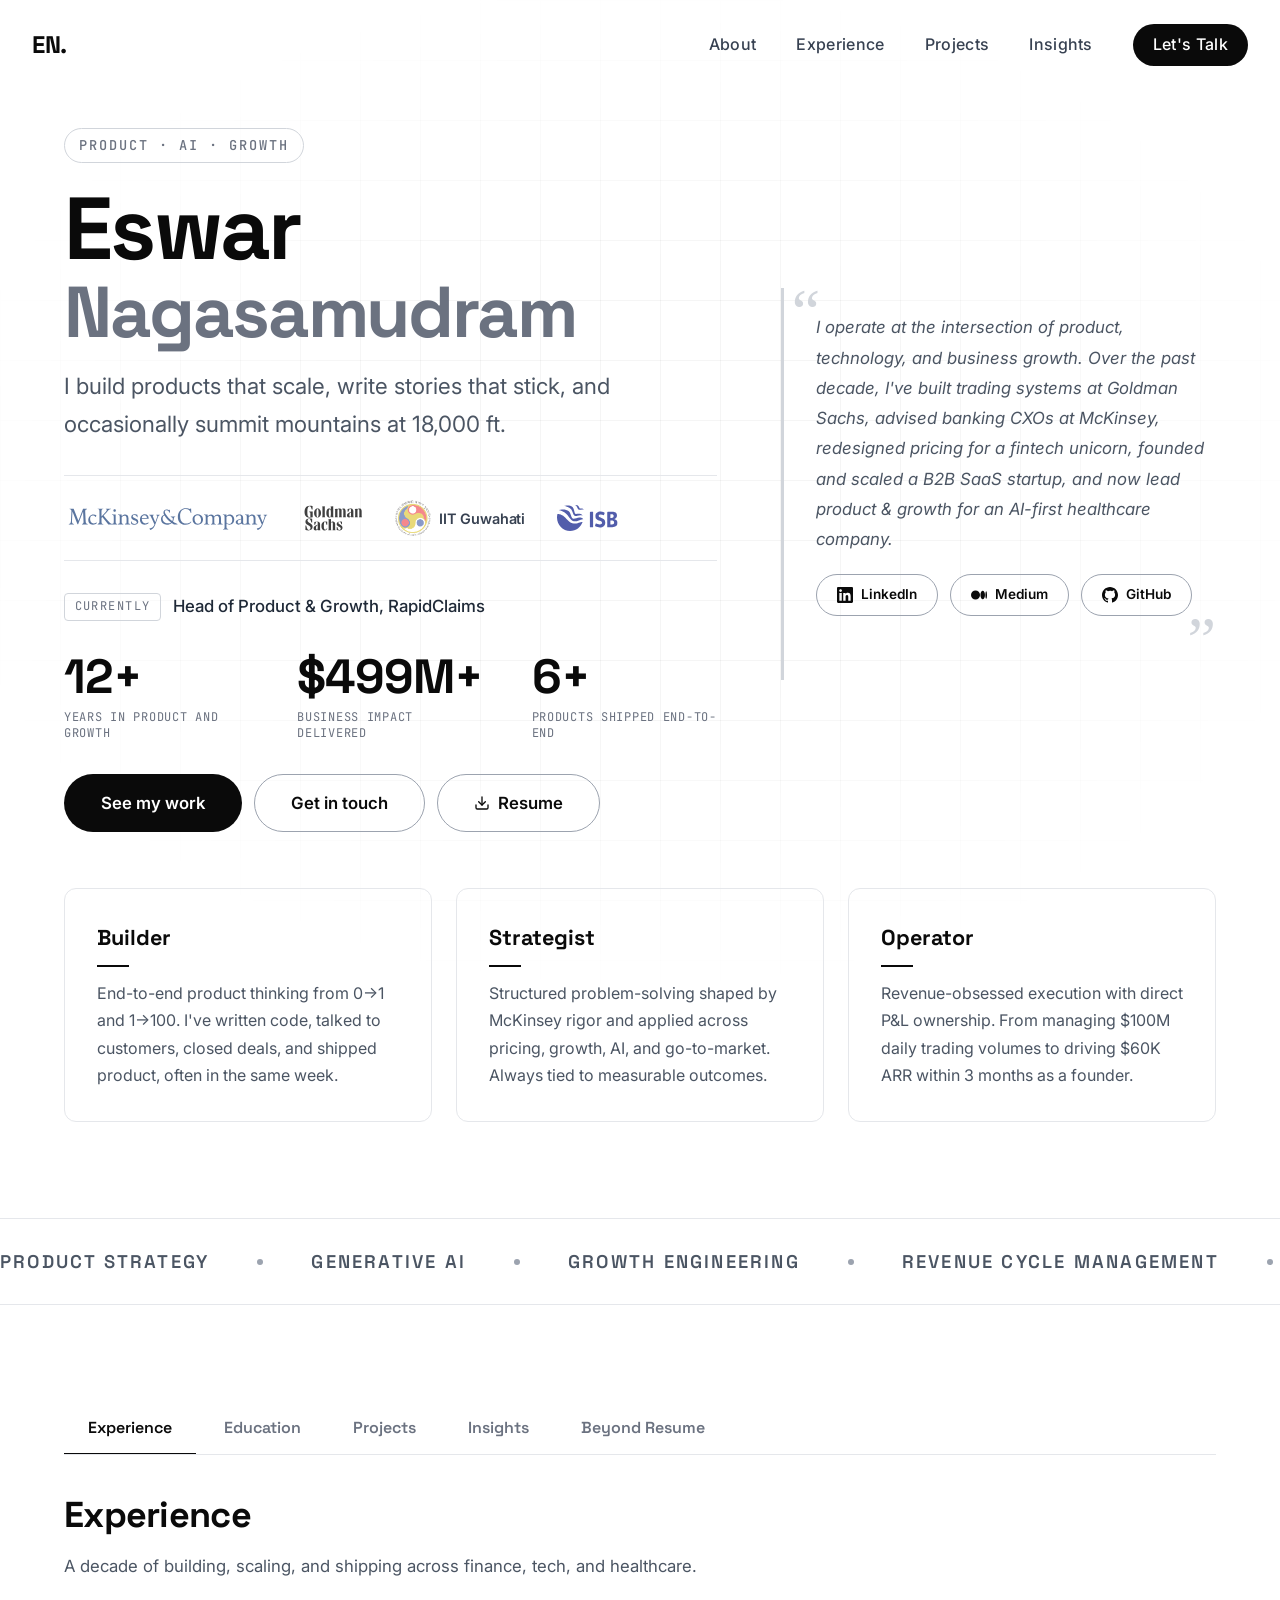
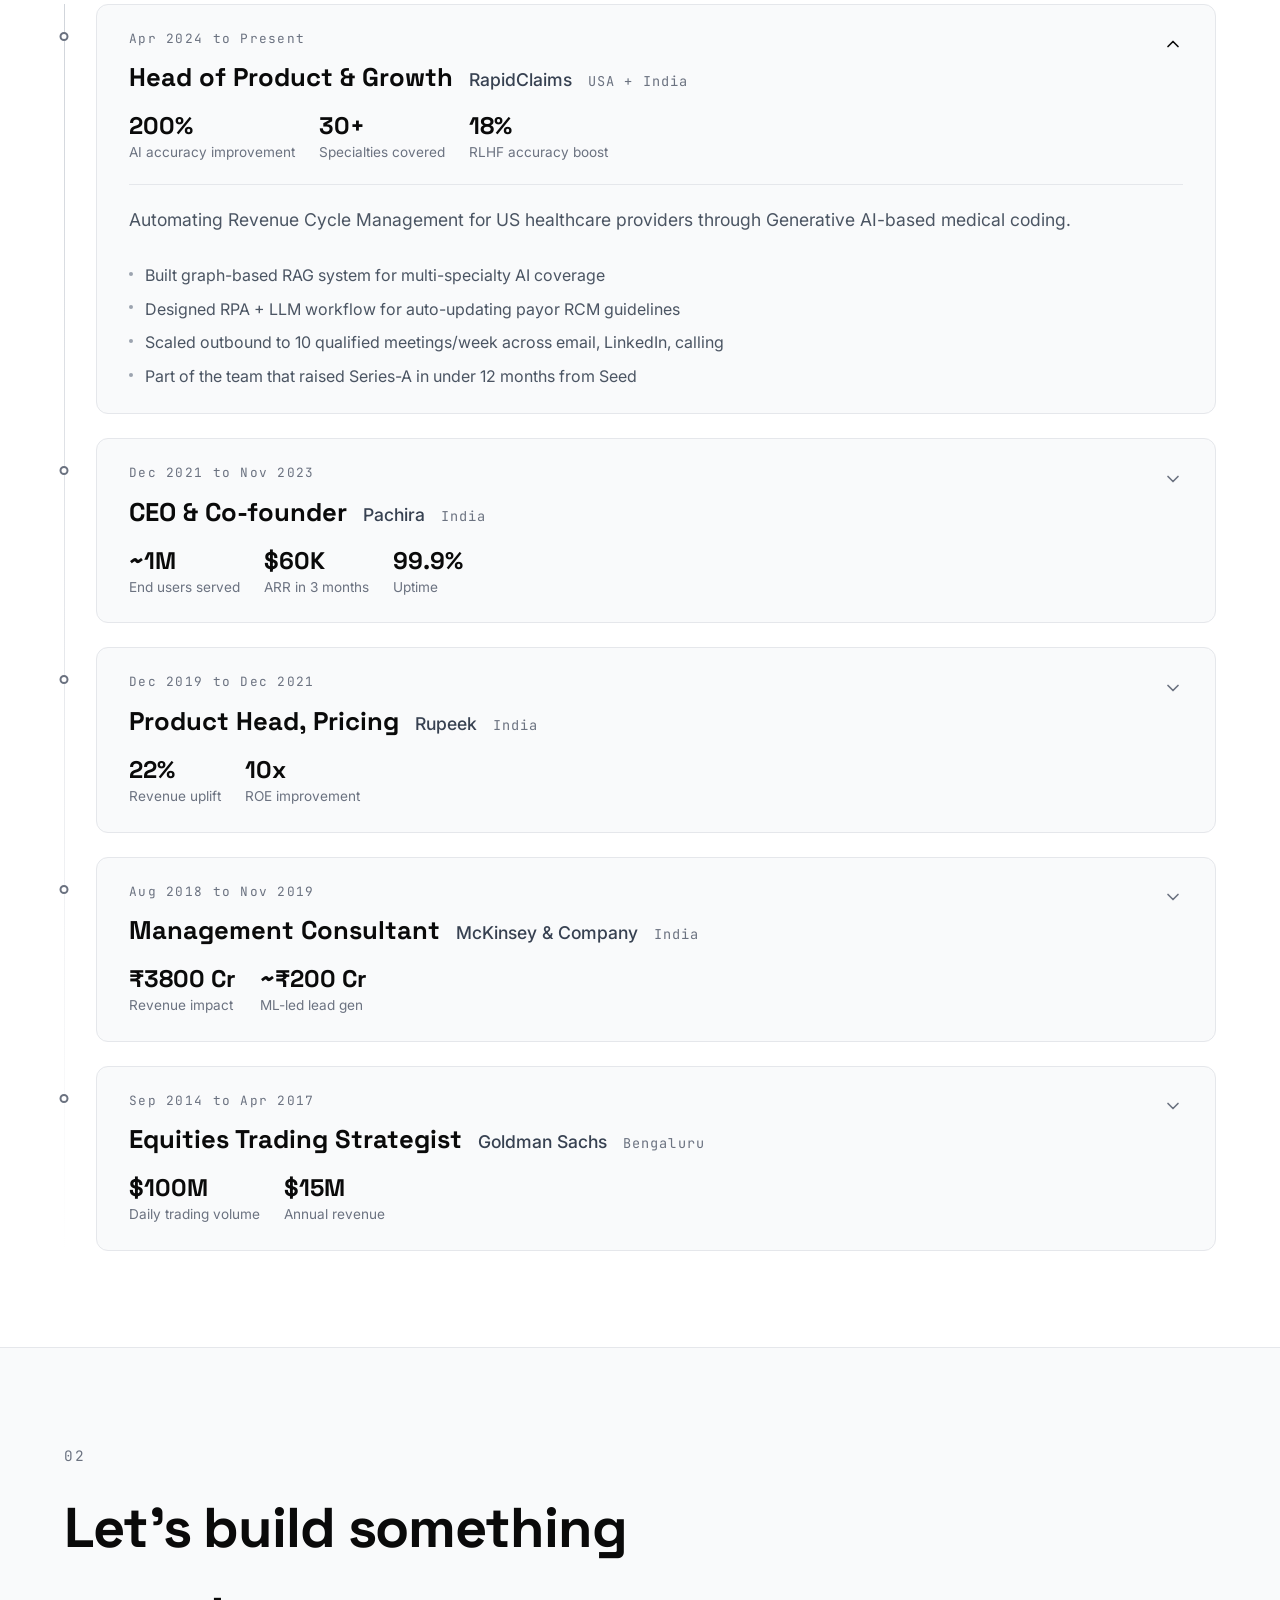
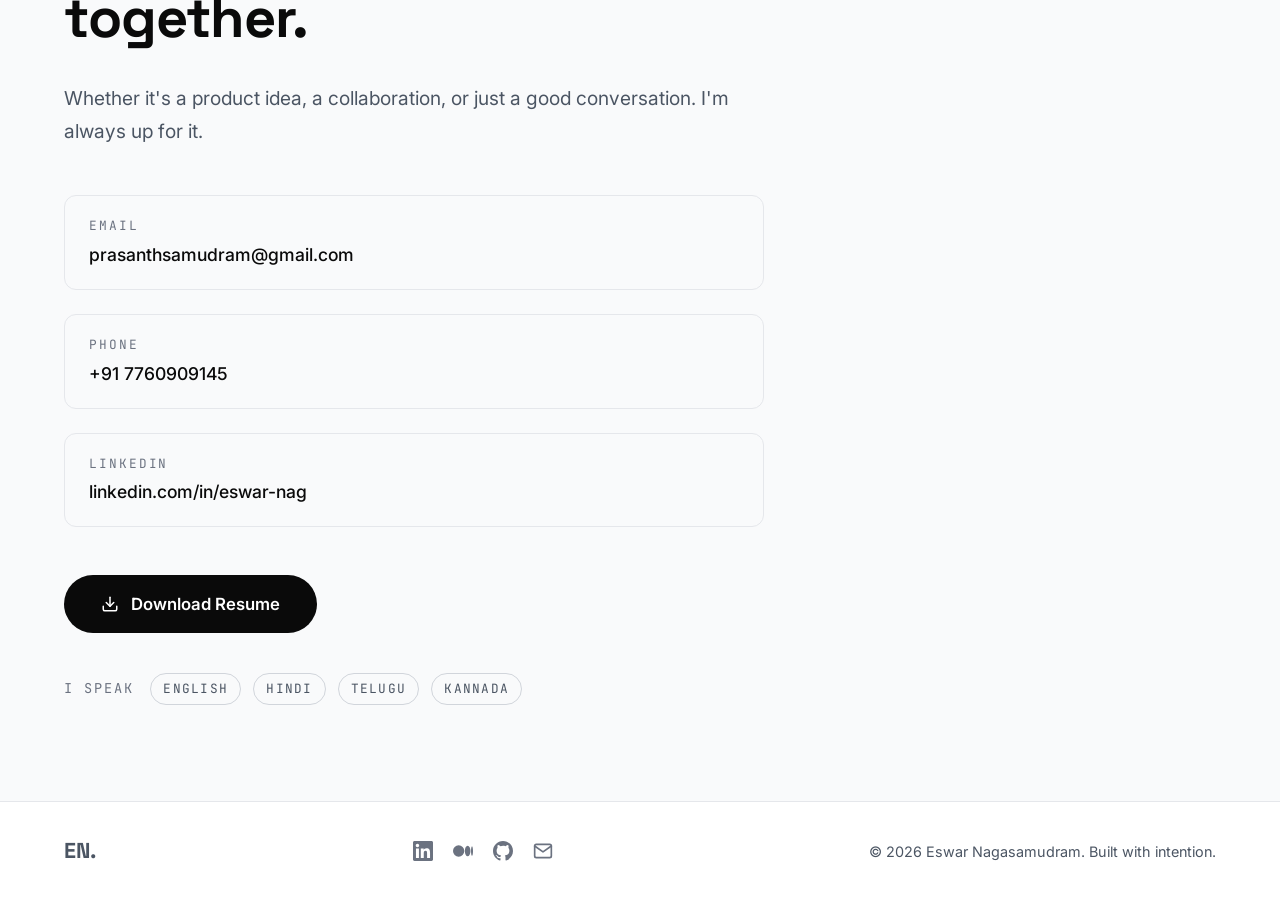
<file: index.html>
<!DOCTYPE html>
<html lang="en">
<head>
  <meta charset="UTF-8">
  <meta name="viewport" content="width=device-width, initial-scale=1.0">
  <title>Eswar Nagasamudram | Product, AI &amp; Growth</title>
  <meta name="description" content="Eswar Nagasamudram | Product & Growth Executive. Ex-McKinsey, Goldman Sachs. IIT CS & ISB MBA. Building AI-powered products in healthcare and fintech.">
  <meta property="og:title" content="Eswar Nagasamudram | Product, AI & Growth Executive">
  <meta property="og:description" content="Product & growth executive with experience at McKinsey, Goldman Sachs, and AI-first startups. IIT CS & ISB MBA alumnus.">
  <meta property="og:type" content="website">
  <meta property="og:url" content="https://eswar-got-ai.com">
  <meta name="twitter:card" content="summary">
  <meta name="twitter:title" content="Eswar Nagasamudram | Product, AI & Growth Executive">
  <meta name="twitter:description" content="Product & growth executive. Ex-McKinsey, Goldman Sachs. Building AI-powered products.">
  <link rel="icon" type="image/svg+xml" href="favicon.svg">
  <link rel="preconnect" href="https://fonts.googleapis.com">
  <link rel="preconnect" href="https://fonts.gstatic.com" crossorigin>
  <link href="https://fonts.googleapis.com/css2?family=Inter:wght@300;400;500;600;700;800;900&family=Space+Grotesk:wght@400;500;600;700&family=JetBrains+Mono:wght@400;500&display=swap" rel="stylesheet">
  <link rel="stylesheet" href="style.css?v=4">
</head>
<body>

  <!-- Cursor follower -->
  <div class="cursor-glow" id="cursorGlow"></div>

  <!-- Navigation -->
  <nav class="nav" id="nav">
    <a href="#hero" class="nav__logo">EN.</a>
    <div class="nav__links">
      <a href="#about" class="nav__link">About</a>
      <a href="#experience" class="nav__link" data-tab-target="experience">Experience</a>
      <a href="#experience" class="nav__link" data-tab-target="projects">Projects</a>
      <a href="#experience" class="nav__link" data-tab-target="writing">Insights</a>
      <a href="#contact" class="nav__link nav__link--cta">Let's Talk</a>
    </div>
    <button class="nav__toggle" id="navToggle" aria-label="Toggle menu">
      <span></span><span></span>
    </button>
  </nav>

  <!-- Mobile menu -->
  <div class="mobile-menu" id="mobileMenu">
    <a href="#about" class="mobile-menu__link">About</a>
    <a href="#experience" class="mobile-menu__link" data-tab-target="experience">Experience</a>
    <a href="#experience" class="mobile-menu__link" data-tab-target="projects">Projects</a>
    <a href="#experience" class="mobile-menu__link" data-tab-target="writing">Insights</a>
    <a href="#contact" class="mobile-menu__link">Let's Talk</a>
  </div>

  <!-- Hero -->
  <section class="hero" id="hero">
    <div class="hero__grid-bg"></div>
    <div class="container">
      <div class="hero__top">
        <div class="hero__content" id="about">
          <div class="hero__badge">Product &middot; AI &middot; Growth</div>
          <h1 class="hero__name">
            <span class="hero__name-line">Eswar</span>
            <span class="hero__name-line hero__name-line--outline">Nagasamudram</span>
          </h1>
          <p class="hero__tagline">
            I build products that scale, write stories that stick, and occasionally summit mountains at 18,000 ft.
          </p>

          <div class="hero__credentials">
            <div class="credential">
              <img src="assets/logos/mckinsey.svg" alt="McKinsey & Company" class="credential__logo credential__logo--wide">
            </div>
            <div class="credential">
              <img src="assets/logos/goldman-sachs.svg" alt="Goldman Sachs" class="credential__logo credential__logo--wide">
            </div>
            <div class="credential">
              <img src="assets/logos/iitg.png" alt="IIT Guwahati" class="credential__logo credential__logo--square">
              <span class="credential__name">IIT Guwahati</span>
            </div>
            <div class="credential">
              <img src="assets/logos/isb.svg" alt="ISB" class="credential__logo credential__logo--wide">
            </div>
          </div>

          <div class="hero__role">
            <span class="hero__role-label">Currently</span>
            <span class="hero__role-title">Head of Product &amp; Growth, RapidClaims</span>
          </div>

          <div class="hero__stats">
            <div class="stat">
              <span class="stat__number" data-target="12" data-suffix="+">0</span>
              <span class="stat__label">Years in Product and Growth</span>
            </div>
            <div class="stat">
              <span class="stat__number" data-prefix="$" data-target="500" data-suffix="M+">0</span>
              <span class="stat__label">Business Impact Delivered</span>
            </div>
            <div class="stat">
              <span class="stat__number" data-target="6" data-suffix="+">0</span>
              <span class="stat__label">Products Shipped End-to-End</span>
            </div>
          </div>

          <div class="hero__actions">
            <a href="#experience" class="btn btn--primary">See my work</a>
            <a href="#contact" class="btn btn--ghost">Get in touch</a>
            <a href="EswarNagasamudram_product.pdf" target="_blank" class="btn btn--ghost">
              <svg width="16" height="16" viewBox="0 0 24 24" fill="none" stroke="currentColor" stroke-width="2" stroke-linecap="round" stroke-linejoin="round"><path d="M21 15v4a2 2 0 0 1-2 2H5a2 2 0 0 1-2-2v-4"/><polyline points="7 10 12 15 17 10"/><line x1="12" y1="15" x2="12" y2="3"/></svg>
              Resume
            </a>
          </div>
        </div>

        <div class="hero__summary">
          <p>I operate at the intersection of product, technology, and business growth. Over the past decade, I've built trading systems at Goldman Sachs, advised banking CXOs at McKinsey, redesigned pricing for a fintech unicorn, founded and scaled a B2B SaaS startup, and now lead product & growth for an AI-first healthcare company.</p>
          <div class="hero__social">
            <a href="https://www.linkedin.com/in/eswar-nag/" target="_blank" rel="noopener" class="btn btn--ghost btn--sm">
              <svg width="16" height="16" viewBox="0 0 24 24" fill="currentColor"><path d="M20.447 20.452h-3.554v-5.569c0-1.328-.027-3.037-1.852-3.037-1.853 0-2.136 1.445-2.136 2.939v5.667H9.351V9h3.414v1.561h.046c.477-.9 1.637-1.85 3.37-1.85 3.601 0 4.267 2.37 4.267 5.455v6.286zM5.337 7.433c-1.144 0-2.063-.926-2.063-2.065 0-1.138.92-2.063 2.063-2.063 1.14 0 2.064.925 2.064 2.063 0 1.139-.925 2.065-2.064 2.065zm1.782 13.019H3.555V9h3.564v11.452zM22.225 0H1.771C.792 0 0 .774 0 1.729v20.542C0 23.227.792 24 1.771 24h20.451C23.2 24 24 23.227 24 22.271V1.729C24 .774 23.2 0 22.222 0h.003z"/></svg>
              LinkedIn
            </a>
            <a href="https://medium.com/@eswarprasanth" target="_blank" rel="noopener" class="btn btn--ghost btn--sm">
              <svg width="16" height="16" viewBox="0 0 24 24" fill="currentColor"><path d="M13.54 12a6.8 6.8 0 01-6.77 6.82A6.8 6.8 0 010 12a6.8 6.8 0 016.77-6.82A6.8 6.8 0 0113.54 12zM20.96 12c0 3.54-1.51 6.42-3.38 6.42-1.87 0-3.39-2.88-3.39-6.42s1.52-6.42 3.39-6.42 3.38 2.88 3.38 6.42M24 12c0 3.17-.53 5.75-1.19 5.75-.66 0-1.19-2.58-1.19-5.75s.53-5.75 1.19-5.75C23.47 6.25 24 8.83 24 12z"/></svg>
              Medium
            </a>
            <a href="https://github.com/eswar-prasanth" target="_blank" rel="noopener" class="btn btn--ghost btn--sm">
              <svg width="16" height="16" viewBox="0 0 24 24" fill="currentColor"><path d="M12 0C5.374 0 0 5.373 0 12c0 5.302 3.438 9.8 8.207 11.387.599.111.793-.261.793-.577v-2.234c-3.338.726-4.033-1.416-4.033-1.416-.546-1.387-1.333-1.756-1.333-1.756-1.089-.745.083-.729.083-.729 1.205.084 1.839 1.237 1.839 1.237 1.07 1.834 2.807 1.304 3.492.997.107-.775.418-1.305.762-1.604-2.665-.305-5.467-1.334-5.467-5.931 0-1.311.469-2.381 1.236-3.221-.124-.303-.535-1.524.117-3.176 0 0 1.008-.322 3.301 1.23A11.509 11.509 0 0112 5.803c1.02.005 2.047.138 3.006.404 2.291-1.552 3.297-1.23 3.297-1.23.653 1.653.242 2.874.118 3.176.77.84 1.235 1.911 1.235 3.221 0 4.609-2.807 5.624-5.479 5.921.43.372.823 1.102.823 2.222v3.293c0 .319.192.694.801.576C20.566 21.797 24 17.3 24 12c0-6.627-5.373-12-12-12z"/></svg>
              GitHub
            </a>
          </div>
        </div>
      </div>

      <div class="hero__pillars">
        <div class="pillar">
          <h3 class="pillar__title">Builder</h3>
          <p class="pillar__desc">End-to-end product thinking from 0→1 and 1→100. I've written code, talked to customers, closed deals, and shipped product, often in the same week.</p>
        </div>
        <div class="pillar">
          <h3 class="pillar__title">Strategist</h3>
          <p class="pillar__desc">Structured problem-solving shaped by McKinsey rigor and applied across pricing, growth, AI, and go-to-market. Always tied to measurable outcomes.</p>
        </div>
        <div class="pillar">
          <h3 class="pillar__title">Operator</h3>
          <p class="pillar__desc">Revenue-obsessed execution with direct P&L ownership. From managing $100M daily trading volumes to driving $60K ARR within 3 months as a founder.</p>
        </div>
      </div>
    </div>
  </section>

  <!-- About strip -->
  <section class="about-strip">
    <div class="marquee">
      <div class="marquee__inner">
        <span>Product Strategy</span><span class="marquee__dot"></span>
        <span>Generative AI</span><span class="marquee__dot"></span>
        <span>Growth Engineering</span><span class="marquee__dot"></span>
        <span>Revenue Cycle Management</span><span class="marquee__dot"></span>
        <span>Fintech</span><span class="marquee__dot"></span>
        <span>Blockchain</span><span class="marquee__dot"></span>
        <span>Pricing Analytics</span><span class="marquee__dot"></span>
        <span>Creative Writing</span><span class="marquee__dot"></span>
        <span>Paragliding</span><span class="marquee__dot"></span>
        <span>Product Strategy</span><span class="marquee__dot"></span>
        <span>Generative AI</span><span class="marquee__dot"></span>
        <span>Growth Engineering</span><span class="marquee__dot"></span>
        <span>Revenue Cycle Management</span><span class="marquee__dot"></span>
        <span>Fintech</span><span class="marquee__dot"></span>
        <span>Blockchain</span><span class="marquee__dot"></span>
        <span>Pricing Analytics</span><span class="marquee__dot"></span>
        <span>Creative Writing</span><span class="marquee__dot"></span>
        <span>Paragliding</span><span class="marquee__dot"></span>
      </div>
    </div>
  </section>

  <!-- Tabbed Content Section -->
  <section class="section tabbed-section" id="experience">
    <div class="container">
      <div class="tabs reveal">
        <div class="tabs__bar" role="tablist">
          <button class="tabs__btn tabs__btn--active" role="tab" aria-selected="true" data-tab="experience">Experience</button>
          <button class="tabs__btn" role="tab" aria-selected="false" data-tab="education">Education</button>
          <button class="tabs__btn" role="tab" aria-selected="false" data-tab="projects">Projects</button>
          <button class="tabs__btn" role="tab" aria-selected="false" data-tab="writing">Insights</button>
          <button class="tabs__btn" role="tab" aria-selected="false" data-tab="extras">Beyond Resume</button>
        </div>

        <!-- Tab: Experience -->
        <div class="tabs__panel tabs__panel--active" id="tab-experience" role="tabpanel">
          <div class="tabs__panel-header">
            <h2 class="section__title">Experience</h2>
            <p class="section__subtitle">A decade of building, scaling, and shipping across finance, tech, and healthcare.</p>
          </div>
          <div class="timeline">
            <div class="timeline__item timeline__item--expanded" data-expandable>
              <div class="timeline__marker"></div>
              <div class="timeline__card">
                <div class="timeline__card-header" role="button" tabindex="0" aria-expanded="true">
                  <div class="timeline__card-header-content">
                    <div class="timeline__date">Apr 2024 to Present</div>
                    <div class="timeline__header">
                      <h3 class="timeline__role">Head of Product &amp; Growth</h3>
                      <span class="timeline__company">RapidClaims</span>
                      <span class="timeline__location">USA + India</span>
                    </div>
                    <div class="timeline__highlights">
                      <div class="timeline__highlight">
                        <span class="timeline__highlight-metric">200%</span>
                        <span class="timeline__highlight-label">AI accuracy improvement</span>
                      </div>
                      <div class="timeline__highlight">
                        <span class="timeline__highlight-metric">30+</span>
                        <span class="timeline__highlight-label">Specialties covered</span>
                      </div>
                      <div class="timeline__highlight">
                        <span class="timeline__highlight-metric">18%</span>
                        <span class="timeline__highlight-label">RLHF accuracy boost</span>
                      </div>
                    </div>
                  </div>
                  <svg class="timeline__chevron" width="20" height="20" viewBox="0 0 24 24" fill="none" stroke="currentColor" stroke-width="2" stroke-linecap="round" stroke-linejoin="round"><polyline points="6 9 12 15 18 9"/></svg>
                </div>
                <div class="timeline__body">
                  <div class="timeline__body-inner">
                    <p class="timeline__desc">Automating Revenue Cycle Management for US healthcare providers through Generative AI-based medical coding.</p>
                    <ul class="timeline__details">
                      <li>Built graph-based RAG system for multi-specialty AI coverage</li>
                      <li>Designed RPA + LLM workflow for auto-updating payor RCM guidelines</li>
                      <li>Scaled outbound to 10 qualified meetings/week across email, LinkedIn, calling</li>
                      <li>Part of the team that raised Series-A in under 12 months from Seed</li>
                    </ul>
                  </div>
                </div>
              </div>
            </div>
            <div class="timeline__item" data-expandable>
              <div class="timeline__marker"></div>
              <div class="timeline__card">
                <div class="timeline__card-header" role="button" tabindex="0" aria-expanded="false">
                  <div class="timeline__card-header-content">
                    <div class="timeline__date">Dec 2021 to Nov 2023</div>
                    <div class="timeline__header">
                      <h3 class="timeline__role">CEO &amp; Co-founder</h3>
                      <span class="timeline__company">Pachira</span>
                      <span class="timeline__location">India</span>
                    </div>
                    <div class="timeline__highlights">
                      <div class="timeline__highlight">
                        <span class="timeline__highlight-metric">~1M</span>
                        <span class="timeline__highlight-label">End users served</span>
                      </div>
                      <div class="timeline__highlight">
                        <span class="timeline__highlight-metric">$60K</span>
                        <span class="timeline__highlight-label">ARR in 3 months</span>
                      </div>
                      <div class="timeline__highlight">
                        <span class="timeline__highlight-metric">99.9%</span>
                        <span class="timeline__highlight-label">Uptime</span>
                      </div>
                    </div>
                  </div>
                  <svg class="timeline__chevron" width="20" height="20" viewBox="0 0 24 24" fill="none" stroke="currentColor" stroke-width="2" stroke-linecap="round" stroke-linejoin="round"><polyline points="6 9 12 15 18 9"/></svg>
                </div>
                <div class="timeline__body">
                  <div class="timeline__body-inner">
                    <p class="timeline__desc">Low-code platform for growth teams of consumer tech companies to implement gamification and rewards in the user journey.</p>
                    <ul class="timeline__details">
                      <li>Built end-to-end: customer dashboard, landing page, integration suite</li>
                      <li>Automated sales outreach via gen-AI reaching ~400 touchpoints/week</li>
                      <li>Raised Pre-seed from Entrepreneur First (London-based early-stage VC)</li>
                    </ul>
                  </div>
                </div>
              </div>
            </div>
            <div class="timeline__item" data-expandable>
              <div class="timeline__marker"></div>
              <div class="timeline__card">
                <div class="timeline__card-header" role="button" tabindex="0" aria-expanded="false">
                  <div class="timeline__card-header-content">
                    <div class="timeline__date">Dec 2019 to Dec 2021</div>
                    <div class="timeline__header">
                      <h3 class="timeline__role">Product Head, Pricing</h3>
                      <span class="timeline__company">Rupeek</span>
                      <span class="timeline__location">India</span>
                    </div>
                    <div class="timeline__highlights">
                      <div class="timeline__highlight">
                        <span class="timeline__highlight-metric">22%</span>
                        <span class="timeline__highlight-label">Revenue uplift</span>
                      </div>
                      <div class="timeline__highlight">
                        <span class="timeline__highlight-metric">10x</span>
                        <span class="timeline__highlight-label">ROE improvement</span>
                      </div>
                    </div>
                  </div>
                  <svg class="timeline__chevron" width="20" height="20" viewBox="0 0 24 24" fill="none" stroke="currentColor" stroke-width="2" stroke-linecap="round" stroke-linejoin="round"><polyline points="6 9 12 15 18 9"/></svg>
                </div>
                <div class="timeline__body">
                  <div class="timeline__body-inner">
                    <p class="timeline__desc">Led design and development of dynamic pricing models for gold loans based on customer risk and behavioral analytics.</p>
                    <ul class="timeline__details">
                      <li>End-to-end pricing revamp: user research, segmentation, design, execution, launch</li>
                      <li>Identified 4 key customer segments through user interviews and advanced analytics</li>
                      <li>Designed a new gold credit line product with 30% GST reduction</li>
                    </ul>
                  </div>
                </div>
              </div>
            </div>
            <div class="timeline__item" data-expandable>
              <div class="timeline__marker"></div>
              <div class="timeline__card">
                <div class="timeline__card-header" role="button" tabindex="0" aria-expanded="false">
                  <div class="timeline__card-header-content">
                    <div class="timeline__date">Aug 2018 to Nov 2019</div>
                    <div class="timeline__header">
                      <h3 class="timeline__role">Management Consultant</h3>
                      <span class="timeline__company">McKinsey &amp; Company</span>
                      <span class="timeline__location">India</span>
                    </div>
                    <div class="timeline__highlights">
                      <div class="timeline__highlight">
                        <span class="timeline__highlight-metric">₹3800 Cr</span>
                        <span class="timeline__highlight-label">Revenue impact</span>
                      </div>
                      <div class="timeline__highlight">
                        <span class="timeline__highlight-metric">~₹200 Cr</span>
                        <span class="timeline__highlight-label">ML-led lead gen</span>
                      </div>
                    </div>
                  </div>
                  <svg class="timeline__chevron" width="20" height="20" viewBox="0 0 24 24" fill="none" stroke="currentColor" stroke-width="2" stroke-linecap="round" stroke-linejoin="round"><polyline points="6 9 12 15 18 9"/></svg>
                </div>
                <div class="timeline__body">
                  <div class="timeline__body-inner">
                    <p class="timeline__desc">Digital transformations, advanced analytics implementations, and strategic advisory across banking.</p>
                    <ul class="timeline__details">
                      <li>Redesigned forex product strategy for a leading public sector bank</li>
                      <li>Built first-of-its-kind ML model for value-chain based lead generation at McKinsey</li>
                      <li>Counselled MD-level clients; appreciated by leadership for entrepreneurial spirit</li>
                    </ul>
                  </div>
                </div>
              </div>
            </div>
            <div class="timeline__item" data-expandable>
              <div class="timeline__marker"></div>
              <div class="timeline__card">
                <div class="timeline__card-header" role="button" tabindex="0" aria-expanded="false">
                  <div class="timeline__card-header-content">
                    <div class="timeline__date">Sep 2014 to Apr 2017</div>
                    <div class="timeline__header">
                      <h3 class="timeline__role">Equities Trading Strategist</h3>
                      <span class="timeline__company">Goldman Sachs</span>
                      <span class="timeline__location">Bengaluru</span>
                    </div>
                    <div class="timeline__highlights">
                      <div class="timeline__highlight">
                        <span class="timeline__highlight-metric">$100M</span>
                        <span class="timeline__highlight-label">Daily trading volume</span>
                      </div>
                      <div class="timeline__highlight">
                        <span class="timeline__highlight-metric">$15M</span>
                        <span class="timeline__highlight-label">Annual revenue</span>
                      </div>
                    </div>
                  </div>
                  <svg class="timeline__chevron" width="20" height="20" viewBox="0 0 24 24" fill="none" stroke="currentColor" stroke-width="2" stroke-linecap="round" stroke-linejoin="round"><polyline points="6 9 12 15 18 9"/></svg>
                </div>
                <div class="timeline__body">
                  <div class="timeline__body-inner">
                    <p class="timeline__desc">Program trading desk: building and operating trading engines for institutional equities.</p>
                    <ul class="timeline__details">
                      <li>Built trading engine for irregular settlement equities (T+1, T+4)</li>
                      <li>Re-modeled legacy block pricer with data-driven logic, achieving 20% pricing improvement</li>
                      <li>Fast-tracked to Associate in 2 years (standard cycle: 3 years)</li>
                    </ul>
                  </div>
                </div>
              </div>
            </div>
          </div>
        </div>

        <!-- Tab: Education -->
        <div class="tabs__panel" id="tab-education" role="tabpanel">
          <div class="tabs__panel-header">
            <h2 class="section__title">Education</h2>
          </div>
          <div class="edu-grid">
            <div class="edu-card">
              <div class="edu-card__logo">ISB</div>
              <h3 class="edu-card__school">Indian School of Business, Hyderabad</h3>
              <p class="edu-card__degree">MBA, Finance &amp; Marketing</p>
              <p class="edu-card__year">2017 to 2018</p>
              <ul class="edu-card__highlights">
                <li>ISB Merit List CO'18, exemplary academic performance</li>
                <li>Action team headed by Prof. Krishnamurthy Subramanian (Chief Economic Advisor, India) on corporate governance</li>
              </ul>
            </div>
            <div class="edu-card">
              <div class="edu-card__logo">IIT</div>
              <h3 class="edu-card__school">Indian Institute of Technology, Guwahati</h3>
              <p class="edu-card__degree">B.Tech, Computer Science &amp; Engineering</p>
              <p class="edu-card__year">2009 to 2013</p>
              <ul class="edu-card__highlights">
                <li>Winners, HP ON DEMAND ML Hackathon (sentiment analysis stock picker)</li>
                <li>2nd Runner up, Yodlee HackaFin (financial manager for startups)</li>
              </ul>
            </div>
          </div>
        </div>

        <!-- Tab: Projects -->
        <div class="tabs__panel" id="tab-projects" role="tabpanel">
          <div class="tabs__panel-header">
            <h2 class="section__title">Projects</h2>
            <p class="section__subtitle">Independent projects exploring market dynamics, startup frameworks, and applied AI.</p>
          </div>
          <div class="projects-grid">
            <div class="project-card">
              <div class="project-card__number">01</div>
              <h3 class="project-card__title">Pareto Radar</h3>
              <p class="project-card__desc">A market concentration predictor that uses power laws to quantitatively predict industry structure: monopolies, oligopolies, and everything in between.</p>
              <div class="project-card__tags">
                <span class="tag">AI</span>
                <span class="tag">Power Laws</span>
                <span class="tag">Market Analytics</span>
              </div>
              <div class="project-card__links">
                <a href="https://paretoradar-app.netlify.app/" target="_blank" rel="noopener" class="project-card__link">Try the Tool &rarr;</a>
                <a href="https://medium.com/@eswarprasanth/the-shape-of-markets-power-laws-monopolies-and-a-quantitative-attempt-to-predict-industry-98d240154e02" target="_blank" rel="noopener" class="project-card__link project-card__link--secondary">Read the Post &rarr;</a>
              </div>
            </div>
            <div class="project-card">
              <div class="project-card__number">02</div>
              <h3 class="project-card__title">Lean Startup Canvas</h3>
              <p class="project-card__desc">A digital tool for entrepreneurs to build, iterate, and validate their startup ideas using the lean canvas framework.</p>
              <div class="project-card__tags">
                <span class="tag">Startups</span>
                <span class="tag">Lean Canvas</span>
                <span class="tag">Web App</span>
              </div>
              <div class="project-card__links">
                <a href="https://lean-start-up-canvas.netlify.app/" target="_blank" rel="noopener" class="project-card__link">Try the Tool &rarr;</a>
                <a href="https://www.linkedin.com/feed/update/urn:li:activity:7439911584811950080/" target="_blank" rel="noopener" class="project-card__link project-card__link--secondary">Read the Post &rarr;</a>
              </div>
            </div>
            <div class="project-card project-card--coming">
              <div class="project-card__number">03</div>
              <h3 class="project-card__title">More coming soon</h3>
              <p class="project-card__desc">Always building. Always shipping. Check back for new experiments in AI, product, and creative tech.</p>
              <div class="project-card__tags">
                <span class="tag">AI</span>
                <span class="tag">Experiments</span>
              </div>
            </div>
          </div>
        </div>

        <!-- Tab: Insights -->
        <div class="tabs__panel" id="tab-writing" role="tabpanel">
          <div class="tabs__panel-header">
            <h2 class="section__title">Thought Leadership</h2>
            <p class="section__subtitle">Essays, analyses, and perspectives on markets, technology, and the intersections between them.</p>
          </div>
          <div class="writing-grid">
            <article class="writing-card">
              <div class="writing-card__type">Essay</div>
              <h3 class="writing-card__title">The Shape of Markets</h3>
              <p class="writing-card__excerpt">Power laws, monopolies, and a quantitative attempt to predict industry concentration. The research behind Pareto Radar.</p>
              <div class="writing-card__footer">
                <span class="writing-card__platform">Medium</span>
                <a href="https://medium.com/@eswarprasanth/the-shape-of-markets-power-laws-monopolies-and-a-quantitative-attempt-to-predict-industry-98d240154e02" target="_blank" rel="noopener" class="writing-card__read">Read &rarr;</a>
              </div>
            </article>
            <article class="writing-card">
              <div class="writing-card__type">Short Story</div>
              <h3 class="writing-card__title">Vikram and Bhetal: Revamped (Part 1)</h3>
              <p class="writing-card__excerpt">A modern retelling of the classic Indian folklore. Ancient wisdom meets contemporary storytelling.</p>
              <div class="writing-card__footer">
                <span class="writing-card__platform">Medium</span>
                <a href="https://medium.com/@eswarprasanth/vikram-and-bhetal-revamped-9a520a093a76" target="_blank" rel="noopener" class="writing-card__read">Read &rarr;</a>
              </div>
            </article>
            <article class="writing-card">
              <div class="writing-card__type">Short Story</div>
              <h3 class="writing-card__title">The Interview: Vikram and Bhetal (Part 2)</h3>
              <p class="writing-card__excerpt">The saga continues. Vikram and Bhetal return with a tale that blurs the line between myth and modernity.</p>
              <div class="writing-card__footer">
                <span class="writing-card__platform">Medium</span>
                <a href="https://medium.com/@eswarprasanth/the-interview-1eab79302383" target="_blank" rel="noopener" class="writing-card__read">Read &rarr;</a>
              </div>
            </article>
            <article class="writing-card">
              <div class="writing-card__type">Think Piece</div>
              <h3 class="writing-card__title">How Fintech Could Solve Bengaluru's Billion Dollar Traffic Problem</h3>
              <p class="writing-card__excerpt">An unconventional take on urban mobility. What if the answer to Bengaluru's traffic nightmare is financial engineering?</p>
              <div class="writing-card__footer">
                <span class="writing-card__platform">Medium</span>
                <a href="https://medium.com/@eswarprasanth/how-fin-tech-could-solve-bengalurus-billion-dollar-traffic-problem-05c61de27388" target="_blank" rel="noopener" class="writing-card__read">Read &rarr;</a>
              </div>
            </article>
            <article class="writing-card">
              <div class="writing-card__type">Think Piece</div>
              <h3 class="writing-card__title">The War That Accidentally Fought Climate Change</h3>
              <p class="writing-card__excerpt">How the Russia-Ukraine conflict inadvertently accelerated the global energy transition. Unintended consequences at geopolitical scale.</p>
              <div class="writing-card__footer">
                <span class="writing-card__platform">Medium</span>
                <a href="https://medium.com/@eswarprasanth/the-war-that-accidentally-fought-climate-change-05bc7efc87f2" target="_blank" rel="noopener" class="writing-card__read">Read &rarr;</a>
              </div>
            </article>
          </div>
        </div>

        <!-- Tab: Beyond Resume -->
        <div class="tabs__panel" id="tab-extras" role="tabpanel">
          <div class="tabs__panel-header">
            <h2 class="section__title">Beyond the Resume</h2>
            <p class="section__subtitle">The stuff that doesn't fit in a PDF but probably should.</p>
          </div>
          <div class="extras-grid">
            <div class="extra-card">
              <div class="extra-card__icon">&#9968;</div>
              <h3 class="extra-card__title">Mountaineer</h3>
              <p class="extra-card__desc">Summited Kala Patthar (18,540 ft) as part of the Everest Base Camp trek. The air is thin up there, but the view makes you forget.</p>
            </div>
            <div class="extra-card">
              <div class="extra-card__icon">&#9992;</div>
              <h3 class="extra-card__title">Paraglider</h3>
              <p class="extra-card__desc">Certified paraglider with 150+ minutes of flight time. Because sometimes the best product decisions happen 3,000 feet in the air.</p>
            </div>
            <div class="extra-card">
              <div class="extra-card__icon">&#127916;</div>
              <h3 class="extra-card__title">Actor</h3>
              <p class="extra-card__desc">Supporting roles in 3 regional films (2 Telugu, 1 Kannada). Directed and acted in 10+ plays at IIT Guwahati's theatrics club.</p>
            </div>
            <div class="extra-card">
              <div class="extra-card__icon">&#9883;</div>
              <h3 class="extra-card__title">Curious Mind</h3>
              <p class="extra-card__desc">Obsessed with blockchain, generative AI, quantum computing, and advanced physics. Always reading, always questioning.</p>
            </div>
          </div>
        </div>

      </div>
    </div>
  </section>

  <!-- Contact -->
  <section class="section contact" id="contact">
    <div class="container">
      <div class="contact__content reveal">
        <span class="section__number">02</span>
        <h2 class="contact__title">Let's build something together.</h2>
        <p class="contact__desc">Whether it's a product idea, a collaboration, or just a good conversation. I'm always up for it.</p>
        <div class="contact__links">
          <a href="mailto:prasanthsamudram@gmail.com" class="contact__link">
            <span class="contact__link-label">Email</span>
            <span class="contact__link-value">prasanthsamudram@gmail.com</span>
          </a>
          <a href="tel:+917760909145" class="contact__link">
            <span class="contact__link-label">Phone</span>
            <span class="contact__link-value">+91 7760909145</span>
          </a>
          <a href="https://www.linkedin.com/in/eswar-nag/" target="_blank" rel="noopener" class="contact__link">
            <span class="contact__link-label">LinkedIn</span>
            <span class="contact__link-value">linkedin.com/in/eswar-nag</span>
          </a>
        </div>
        <div class="contact__actions">
          <a href="EswarNagasamudram_product.pdf" target="_blank" class="btn btn--primary">
            <svg width="18" height="18" viewBox="0 0 24 24" fill="none" stroke="currentColor" stroke-width="2" stroke-linecap="round" stroke-linejoin="round"><path d="M21 15v4a2 2 0 0 1-2 2H5a2 2 0 0 1-2-2v-4"/><polyline points="7 10 12 15 17 10"/><line x1="12" y1="15" x2="12" y2="3"/></svg>
            Download Resume
          </a>
        </div>
        <div class="contact__languages">
          <span class="contact__lang-label">I speak</span>
          <span class="tag">English</span>
          <span class="tag">Hindi</span>
          <span class="tag">Telugu</span>
          <span class="tag">Kannada</span>
        </div>
      </div>
    </div>
  </section>

  <!-- Footer -->
  <footer class="footer">
    <div class="container footer__inner">
      <span class="footer__logo">EN.</span>
      <div class="footer__social">
        <a href="https://www.linkedin.com/in/eswar-nag/" target="_blank" rel="noopener" class="footer__social-link" aria-label="LinkedIn">
          <svg width="20" height="20" viewBox="0 0 24 24" fill="currentColor"><path d="M20.447 20.452h-3.554v-5.569c0-1.328-.027-3.037-1.852-3.037-1.853 0-2.136 1.445-2.136 2.939v5.667H9.351V9h3.414v1.561h.046c.477-.9 1.637-1.85 3.37-1.85 3.601 0 4.267 2.37 4.267 5.455v6.286zM5.337 7.433c-1.144 0-2.063-.926-2.063-2.065 0-1.138.92-2.063 2.063-2.063 1.14 0 2.064.925 2.064 2.063 0 1.139-.925 2.065-2.064 2.065zm1.782 13.019H3.555V9h3.564v11.452zM22.225 0H1.771C.792 0 0 .774 0 1.729v20.542C0 23.227.792 24 1.771 24h20.451C23.2 24 24 23.227 24 22.271V1.729C24 .774 23.2 0 22.222 0h.003z"/></svg>
        </a>
        <a href="https://medium.com/@eswarprasanth" target="_blank" rel="noopener" class="footer__social-link" aria-label="Medium">
          <svg width="20" height="20" viewBox="0 0 24 24" fill="currentColor"><path d="M13.54 12a6.8 6.8 0 01-6.77 6.82A6.8 6.8 0 010 12a6.8 6.8 0 016.77-6.82A6.8 6.8 0 0113.54 12zM20.96 12c0 3.54-1.51 6.42-3.38 6.42-1.87 0-3.39-2.88-3.39-6.42s1.52-6.42 3.39-6.42 3.38 2.88 3.38 6.42M24 12c0 3.17-.53 5.75-1.19 5.75-.66 0-1.19-2.58-1.19-5.75s.53-5.75 1.19-5.75C23.47 6.25 24 8.83 24 12z"/></svg>
        </a>
        <a href="https://github.com/eswar-prasanth" target="_blank" rel="noopener" class="footer__social-link" aria-label="GitHub">
          <svg width="20" height="20" viewBox="0 0 24 24" fill="currentColor"><path d="M12 0C5.374 0 0 5.373 0 12c0 5.302 3.438 9.8 8.207 11.387.599.111.793-.261.793-.577v-2.234c-3.338.726-4.033-1.416-4.033-1.416-.546-1.387-1.333-1.756-1.333-1.756-1.089-.745.083-.729.083-.729 1.205.084 1.839 1.237 1.839 1.237 1.07 1.834 2.807 1.304 3.492.997.107-.775.418-1.305.762-1.604-2.665-.305-5.467-1.334-5.467-5.931 0-1.311.469-2.381 1.236-3.221-.124-.303-.535-1.524.117-3.176 0 0 1.008-.322 3.301 1.23A11.509 11.509 0 0112 5.803c1.02.005 2.047.138 3.006.404 2.291-1.552 3.297-1.23 3.297-1.23.653 1.653.242 2.874.118 3.176.77.84 1.235 1.911 1.235 3.221 0 4.609-2.807 5.624-5.479 5.921.43.372.823 1.102.823 2.222v3.293c0 .319.192.694.801.576C20.566 21.797 24 17.3 24 12c0-6.627-5.373-12-12-12z"/></svg>
        </a>
        <a href="mailto:prasanthsamudram@gmail.com" class="footer__social-link" aria-label="Email">
          <svg width="20" height="20" viewBox="0 0 24 24" fill="none" stroke="currentColor" stroke-width="2" stroke-linecap="round" stroke-linejoin="round"><path d="M4 4h16c1.1 0 2 .9 2 2v12c0 1.1-.9 2-2 2H4c-1.1 0-2-.9-2-2V6c0-1.1.9-2 2-2z"/><polyline points="22,6 12,13 2,6"/></svg>
        </a>
      </div>
      <span class="footer__copy">&copy; 2026 Eswar Nagasamudram. Built with intention.</span>
    </div>
  </footer>

  <script src="script.js?v=4"></script>
</body>
</html>
</file>
<file: style.css>
/* ============================================
   ESWAR NAGASAMUDRAM — PERSONAL WEBSITE
   Black & White. Trendy. Official.
   ============================================ */

/* --- Reset & Base --- */
*, *::before, *::after {
  margin: 0;
  padding: 0;
  box-sizing: border-box;
}

:root {
  --black: #ffffff;
  --white: #0a0a0a;
  --gray-50: #111827;
  --gray-100: #1f2937;
  --gray-200: #374151;
  --gray-300: #4b5563;
  --gray-400: #6b7280;
  --gray-500: #9ca3af;
  --gray-600: #9ca3af;
  --gray-700: #d1d5db;
  --gray-800: #e5e7eb;
  --gray-900: #f9fafb;
  --font-sans: 'Inter', -apple-system, BlinkMacSystemFont, sans-serif;
  --font-display: 'Space Grotesk', 'Inter', sans-serif;
  --font-mono: 'JetBrains Mono', 'SF Mono', monospace;
  --transition: cubic-bezier(0.16, 1, 0.3, 1);
}

html {
  scroll-behavior: smooth;
  font-size: 16px;
  -webkit-font-smoothing: antialiased;
  -moz-osx-font-smoothing: grayscale;
}

body {
  font-family: var(--font-sans);
  background: var(--black);
  color: var(--white);
  line-height: 1.6;
  overflow-x: hidden;
  -webkit-text-size-adjust: 100%;
}

a {
  color: inherit;
  text-decoration: none;
}

ul {
  list-style: none;
}

img {
  max-width: 100%;
  display: block;
}

.container {
  max-width: 1680px;
  margin: 0 auto;
  padding: 0 4rem;
}

/* --- Cursor Glow --- */
.cursor-glow {
  position: fixed;
  width: 600px;
  height: 600px;
  border-radius: 50%;
  background: radial-gradient(circle, rgba(0,0,0,0.04) 0%, transparent 70%);
  pointer-events: none;
  z-index: 0;
  transform: translate(-50%, -50%);
  transition: transform 0.1s ease-out;
  display: none;
}

@media (min-width: 768px) {
  .cursor-glow { display: none; }
}

/* --- Reveal Animation --- */
.reveal {
  opacity: 0;
  transform: translateY(40px);
  transition: opacity 0.8s var(--transition), transform 0.8s var(--transition);
}

.reveal.revealed {
  opacity: 1;
  transform: translateY(0);
}

/* --- Navigation --- */
.nav {
  position: fixed;
  top: 0;
  left: 0;
  right: 0;
  z-index: 100;
  padding: 1.5rem 2rem;
  display: flex;
  align-items: center;
  justify-content: space-between;
  transition: background 0.4s ease, padding 0.4s ease, backdrop-filter 0.4s ease;
}

.nav.scrolled {
  background: rgba(255, 255, 255, 0.92);
  backdrop-filter: blur(20px);
  -webkit-backdrop-filter: blur(20px);
  padding: 1rem 2rem;
  border-bottom: 1px solid rgba(0,0,0,0.06);
}

.nav__logo {
  font-family: var(--font-display);
  font-size: 1.5rem;
  font-weight: 700;
  letter-spacing: -0.02em;
  transition: opacity 0.3s;
}

.nav__logo:hover {
  opacity: 0.7;
}

.nav__links {
  display: none;
  align-items: center;
  gap: 2.5rem;
}

@media (min-width: 768px) {
  .nav__links { display: flex; }
}

.nav__link {
  font-size: 1rem;
  font-weight: 500;
  letter-spacing: 0.02em;
  color: var(--gray-200);
  transition: color 0.3s;
  position: relative;
}

.nav__link::after {
  content: '';
  position: absolute;
  bottom: -4px;
  left: 0;
  width: 0;
  height: 1px;
  background: var(--white);
  transition: width 0.3s var(--transition);
}

.nav__link:hover {
  color: var(--white);
}

.nav__link:hover::after {
  width: 100%;
}

.nav__link--cta {
  color: var(--black);
  background: var(--white);
  padding: 0.5rem 1.25rem;
  border-radius: 100px;
  transition: background 0.3s, transform 0.3s;
}

.nav__link--cta::after {
  display: none;
}

.nav__link--cta:hover {
  color: var(--black);
  background: var(--gray-200);
  transform: scale(1.05);
}

.nav__toggle {
  display: flex;
  flex-direction: column;
  gap: 6px;
  background: none;
  border: none;
  cursor: pointer;
  padding: 4px;
  z-index: 110;
}

@media (min-width: 768px) {
  .nav__toggle { display: none; }
}

.nav__toggle span {
  display: block;
  width: 24px;
  height: 2px;
  background: var(--white);
  transition: transform 0.3s, opacity 0.3s;
}

.nav__toggle.active span:first-child {
  transform: translateY(4px) rotate(45deg);
}

.nav__toggle.active span:last-child {
  transform: translateY(-4px) rotate(-45deg);
}

/* --- Mobile Menu --- */
.mobile-menu {
  position: fixed;
  top: 0;
  left: 0;
  right: 0;
  bottom: 0;
  z-index: 99;
  background: rgba(255, 255, 255, 0.98);
  display: flex;
  flex-direction: column;
  align-items: center;
  justify-content: center;
  gap: 2rem;
  opacity: 0;
  pointer-events: none;
  transition: opacity 0.4s ease;
}

.mobile-menu.active {
  opacity: 1;
  pointer-events: all;
}

.mobile-menu__link {
  font-family: var(--font-display);
  font-size: 2rem;
  font-weight: 600;
  color: var(--gray-200);
  transition: color 0.3s;
}

.mobile-menu__link:hover {
  color: var(--white);
}

/* --- Hero --- */
.hero {
  position: relative;
  overflow: hidden;
  padding: 8rem 0 4rem;
}

.hero__grid-bg {
  position: absolute;
  inset: 0;
  background-image:
    linear-gradient(rgba(0,0,0,0.04) 1px, transparent 1px),
    linear-gradient(90deg, rgba(0,0,0,0.04) 1px, transparent 1px);
  background-size: 60px 60px;
  mask-image: radial-gradient(ellipse 80% 60% at 50% 40%, black 30%, transparent 70%);
  -webkit-mask-image: radial-gradient(ellipse 80% 60% at 50% 40%, black 30%, transparent 70%);
}

.hero__top {
  position: relative;
  z-index: 1;
  display: grid;
  grid-template-columns: 3fr 2fr;
  gap: 4rem;
  align-items: center;
  margin-bottom: 3rem;
}

.hero__content {
  position: relative;
  z-index: 1;
}

.hero__badge {
  display: inline-block;
  font-family: var(--font-mono);
  font-size: 0.85rem;
  font-weight: 500;
  letter-spacing: 0.15em;
  text-transform: uppercase;
  color: var(--gray-400);
  border: 1px solid var(--gray-700);
  padding: 0.35rem 0.85rem;
  border-radius: 100px;
  margin-bottom: 1.25rem;
}

.hero__name {
  font-family: var(--font-display);
  font-weight: 800;
  line-height: 1.05;
  margin-bottom: 1rem;
}

.hero__name-line {
  display: block;
  font-size: clamp(3rem, 7vw, 5.5rem);
  letter-spacing: -0.03em;
}

.hero__name-line--outline {
  -webkit-text-stroke: 0;
  color: var(--gray-400);
  font-size: clamp(2.5rem, 6vw, 4.5rem);
}

.hero__tagline {
  font-size: clamp(1.1rem, 2vw, 1.4rem);
  color: var(--gray-300);
  max-width: 640px;
  line-height: 1.7;
  margin-bottom: 2rem;
}

/* --- Credential Strip --- */
.hero__credentials {
  display: flex;
  flex-wrap: wrap;
  gap: 2rem;
  align-items: center;
  margin-bottom: 2rem;
  padding: 1.5rem 0;
  border-top: 1px solid var(--gray-800);
  border-bottom: 1px solid var(--gray-800);
}

.credential {
  display: flex;
  align-items: center;
  gap: 0.5rem;
}

.credential__logo {
  height: 32px;
  width: auto;
  object-fit: contain;
  opacity: 0.75;
  transition: opacity 0.3s;
}

.credential__logo--wide {
  height: 26px;
}

.credential__logo--square {
  height: 36px;
  width: 36px;
  border-radius: 50%;
  object-fit: cover;
}

.credential:hover .credential__logo {
  opacity: 1;
}

.credential__name {
  font-family: var(--font-sans);
  font-size: 0.9rem;
  font-weight: 600;
  color: var(--gray-200);
  letter-spacing: -0.01em;
}

/* --- Current Role --- */
.hero__role {
  display: flex;
  align-items: center;
  gap: 0.75rem;
  margin-bottom: 2rem;
}

.hero__role-label {
  font-family: var(--font-mono);
  font-size: 0.75rem;
  text-transform: uppercase;
  letter-spacing: 0.12em;
  color: var(--gray-400);
  padding: 0.2rem 0.6rem;
  border: 1px solid var(--gray-700);
  border-radius: 4px;
  white-space: nowrap;
}

.hero__role-title {
  font-size: 1.05rem;
  font-weight: 500;
  color: var(--gray-100);
}

.hero__actions {
  display: flex;
  gap: 0.75rem;
  flex-wrap: wrap;
  margin-bottom: 0.5rem;
}


/* --- Buttons --- */
.btn {
  display: inline-flex;
  align-items: center;
  gap: 0.5rem;
  font-family: var(--font-sans);
  font-size: 1.05rem;
  font-weight: 600;
  padding: 0.9rem 2.25rem;
  border-radius: 100px;
  border: 1px solid transparent;
  cursor: pointer;
  transition: all 0.3s var(--transition);
}

.btn--primary {
  background: var(--white);
  color: var(--black);
}

.btn--primary:hover {
  background: var(--gray-200);
  transform: translateY(-2px);
  box-shadow: 0 10px 40px rgba(0,0,0,0.08);
}

.btn--ghost {
  background: transparent;
  color: var(--white);
  border-color: var(--gray-600);
}

.btn--ghost:hover {
  border-color: var(--white);
  transform: translateY(-2px);
}

.btn--sm {
  font-size: 0.85rem;
  padding: 0.55rem 1.25rem;
}

/* --- Scroll Indicator --- */
.hero__scroll-indicator {
  display: none;
  position: absolute;
  bottom: 2rem;
  right: 2rem;
  flex-direction: column;
  align-items: center;
  gap: 0.75rem;
  color: var(--gray-400);
  font-size: 0.8rem;
  font-family: var(--font-mono);
  text-transform: uppercase;
  letter-spacing: 0.2em;
}

.hero__scroll-line {
  width: 1px;
  height: 60px;
  background: linear-gradient(to bottom, var(--white), transparent);
  animation: scrollPulse 2s ease-in-out infinite;
}

@keyframes scrollPulse {
  0%, 100% { opacity: 0.3; transform: scaleY(0.6); }
  50% { opacity: 1; transform: scaleY(1); }
}

/* --- Marquee / About Strip --- */
.about-strip {
  border-top: 1px solid var(--gray-800);
  border-bottom: 1px solid var(--gray-800);
  padding: 1.75rem 0;
  overflow: hidden;
}

.marquee {
  overflow: hidden;
  white-space: nowrap;
}

.marquee__inner {
  display: inline-flex;
  align-items: center;
  gap: 3rem;
  animation: marquee 25s linear infinite;
}

.marquee__inner span {
  font-family: var(--font-display);
  font-size: 1.15rem;
  font-weight: 600;
  text-transform: uppercase;
  letter-spacing: 0.12em;
  color: var(--gray-300);
  flex-shrink: 0;
}

.marquee__dot {
  width: 6px !important;
  height: 6px;
  background: var(--gray-500);
  border-radius: 50%;
  display: inline-block;
}

@keyframes marquee {
  0% { transform: translateX(0); }
  100% { transform: translateX(-50%); }
}

/* --- Tabs --- */
.tabs__bar {
  display: flex;
  gap: 0.25rem;
  border-bottom: 1px solid var(--gray-800);
  margin-bottom: 2rem;
  position: relative;
  overflow-x: auto;
  -webkit-overflow-scrolling: touch;
  scrollbar-width: none;
  flex-shrink: 0;
}

.tabs__bar::-webkit-scrollbar {
  display: none;
}

.tabs__btn {
  font-family: var(--font-display);
  font-size: 1rem;
  font-weight: 600;
  color: var(--gray-400);
  background: none;
  border: none;
  padding: 1rem 1.5rem;
  cursor: pointer;
  position: relative;
  white-space: nowrap;
  transition: color 0.3s;
  flex-shrink: 0;
}

.tabs__btn:hover {
  color: var(--gray-200);
}

.tabs__btn--active {
  color: var(--white);
}

.tabs__btn--active::after {
  content: '';
  position: absolute;
  bottom: -1px;
  left: 0;
  right: 0;
  height: 2px;
  background: var(--white);
  animation: tabIndicatorIn 0.3s var(--transition);
}

@keyframes tabIndicatorIn {
  from { transform: scaleX(0); }
  to { transform: scaleX(1); }
}

.tabs__panel {
  display: none;
  animation: tabFadeIn 0.35s var(--transition);
}

.tabs__panel--active {
  display: block;
}

@keyframes tabFadeIn {
  from {
    opacity: 0;
    transform: translateY(12px);
  }
  to {
    opacity: 1;
    transform: translateY(0);
  }
}

.tabs__panel-header {
  margin-bottom: 1.5rem;
}

.tabs__panel-header .section__title {
  font-size: clamp(1.5rem, 3vw, 2.25rem);
  margin-bottom: 0.5rem;
}

.tabs__panel-header .section__subtitle {
  font-size: 1.05rem;
  max-width: none;
}

/* --- Accordion Timeline --- */
.timeline__card-header {
  display: flex;
  align-items: flex-start;
  justify-content: space-between;
  gap: 1rem;
  cursor: pointer;
  user-select: none;
}

.timeline__card-header-content {
  flex: 1;
  min-width: 0;
}

.timeline__chevron {
  flex-shrink: 0;
  margin-top: 0.35rem;
  color: var(--gray-400);
  transition: transform 0.35s var(--transition), color 0.3s;
}

.timeline__item--expanded .timeline__chevron {
  transform: rotate(180deg);
  color: var(--white);
}

.timeline__card-header:hover .timeline__chevron {
  color: var(--gray-200);
}

.timeline__body {
  display: grid;
  grid-template-rows: 0fr;
  transition: grid-template-rows 0.4s var(--transition);
}

.timeline__item--expanded .timeline__body {
  grid-template-rows: 1fr;
}

.timeline__body-inner {
  overflow: hidden;
}

.timeline__body-inner .timeline__desc {
  padding-top: 1.25rem;
  border-top: 1px solid var(--gray-800);
  margin-top: 1.25rem;
}

/* --- Sections --- */
.section {
  padding: 6rem 0;
  position: relative;
}

.section__header {
  margin-bottom: 3rem;
}

.section__number {
  display: block;
  font-family: var(--font-mono);
  font-size: 0.9rem;
  color: var(--gray-400);
  letter-spacing: 0.15em;
  margin-bottom: 1rem;
}

.section__title {
  font-family: var(--font-display);
  font-size: clamp(2.25rem, 5vw, 4rem);
  font-weight: 700;
  letter-spacing: -0.02em;
  margin-bottom: 1rem;
}

.section__subtitle {
  font-size: 1.25rem;
  color: var(--gray-300);
  max-width: 600px;
}

/* --- Timeline --- */
.timeline {
  position: relative;
  padding-left: 2rem;
}

.timeline::before {
  content: '';
  position: absolute;
  left: 0;
  top: 0;
  bottom: 0;
  width: 1px;
  background: linear-gradient(to bottom, var(--gray-700), var(--gray-800), transparent);
}

.timeline__item {
  position: relative;
  margin-bottom: 1.5rem;
}

.timeline__item:last-child {
  margin-bottom: 0;
}

.timeline__marker {
  position: absolute;
  left: -2rem;
  top: 1.75rem;
  width: 9px;
  height: 9px;
  border-radius: 50%;
  background: var(--black);
  border: 2px solid var(--gray-400);
  transform: translateX(-50%);
  z-index: 1;
  transition: background 0.3s, border-color 0.3s, box-shadow 0.3s;
}

.timeline__item:hover .timeline__marker {
  background: var(--white);
  border-color: var(--white);
  box-shadow: 0 0 20px rgba(0,0,0,0.12);
}

.timeline__date {
  font-family: var(--font-mono);
  font-size: 0.8rem;
  color: var(--gray-400);
  letter-spacing: 0.1em;
  margin-bottom: 0.5rem;
}

.timeline__card {
  background: var(--gray-900);
  border: 1px solid var(--gray-800);
  border-radius: 12px;
  padding: 1.5rem 2rem;
  transition: border-color 0.3s;
}

.timeline__card:hover {
  border-color: var(--gray-600);
}

.timeline__header {
  margin-bottom: 1rem;
  display: flex;
  flex-wrap: wrap;
  align-items: baseline;
  gap: 0.5rem 1rem;
}

.timeline__role {
  font-family: var(--font-display);
  font-size: 1.6rem;
  font-weight: 700;
}

.timeline__company {
  font-size: 1.1rem;
  color: var(--gray-200);
  font-weight: 500;
}

.timeline__location {
  font-family: var(--font-mono);
  font-size: 0.85rem;
  color: var(--gray-400);
  letter-spacing: 0.08em;
}

.timeline__desc {
  font-size: 1.1rem;
  color: var(--gray-300);
  margin-bottom: 1.75rem;
  line-height: 1.7;
}

.timeline__highlights {
  display: flex;
  flex-wrap: wrap;
  gap: 1.5rem;
  margin-top: 0.75rem;
}

.timeline__highlight {
  display: flex;
  flex-direction: column;
  gap: 0.25rem;
}

.timeline__highlight-metric {
  font-family: var(--font-display);
  font-size: 1.5rem;
  font-weight: 700;
  line-height: 1;
}

.timeline__highlight-label {
  font-size: 0.85rem;
  color: var(--gray-400);
  max-width: 180px;
}

.timeline__details {
  display: flex;
  flex-direction: column;
  gap: 0.5rem;
}

.timeline__details li {
  font-size: 1rem;
  color: var(--gray-300);
  padding-left: 1rem;
  position: relative;
}

.timeline__details li::before {
  content: '';
  position: absolute;
  left: 0;
  top: 0.55em;
  width: 4px;
  height: 4px;
  border-radius: 50%;
  background: var(--gray-600);
}

/* --- Education --- */
.edu-grid {
  display: grid;
  grid-template-columns: 1fr;
  gap: 2rem;
}

@media (min-width: 768px) {
  .edu-grid { grid-template-columns: repeat(2, 1fr); }
}

.edu-card {
  background: var(--gray-900);
  border: 1px solid var(--gray-800);
  border-radius: 12px;
  padding: 2.5rem;
  transition: border-color 0.3s, transform 0.3s;
}

.edu-card:hover {
  border-color: var(--gray-600);
  transform: translateY(-4px);
}

.edu-card__logo {
  font-family: var(--font-display);
  font-size: 2.25rem;
  font-weight: 800;
  color: var(--gray-200);
  margin-bottom: 1.5rem;
  letter-spacing: -0.02em;
}

.edu-card__school {
  font-family: var(--font-display);
  font-size: 1.3rem;
  font-weight: 600;
  margin-bottom: 0.5rem;
}

.edu-card__degree {
  font-size: 1rem;
  color: var(--gray-300);
  margin-bottom: 0.25rem;
}

.edu-card__year {
  font-family: var(--font-mono);
  font-size: 0.85rem;
  color: var(--gray-400);
  letter-spacing: 0.1em;
  margin-bottom: 1.25rem;
}

.edu-card__highlights {
  display: flex;
  flex-direction: column;
  gap: 0.5rem;
}

.edu-card__highlights li {
  font-size: 0.95rem;
  color: var(--gray-300);
  padding-left: 1rem;
  position: relative;
}

.edu-card__highlights li::before {
  content: '';
  position: absolute;
  left: 0;
  top: 0.55em;
  width: 4px;
  height: 4px;
  border-radius: 50%;
  background: var(--gray-600);
}

/* --- Projects --- */
.projects-grid {
  display: grid;
  grid-template-columns: 1fr;
  gap: 2rem;
}

@media (min-width: 768px) {
  .projects-grid { grid-template-columns: repeat(3, 1fr); }
}

.project-card {
  background: var(--gray-900);
  border: 1px solid var(--gray-800);
  border-radius: 12px;
  padding: 2.5rem;
  display: flex;
  flex-direction: column;
  transition: border-color 0.3s, transform 0.3s;
  position: relative;
  overflow: hidden;
}

.project-card::before {
  content: '';
  position: absolute;
  top: 0;
  left: 0;
  right: 0;
  height: 2px;
  background: linear-gradient(90deg, transparent, var(--white), transparent);
  opacity: 0;
  transition: opacity 0.3s;
}

.project-card:hover {
  border-color: var(--gray-600);
  transform: translateY(-4px);
}

.project-card:hover::before {
  opacity: 1;
}

.project-card__number {
  font-family: var(--font-display);
  font-size: 3rem;
  font-weight: 800;
  color: var(--gray-400);
  line-height: 1;
  margin-bottom: 1.5rem;
}

.project-card__title {
  font-family: var(--font-display);
  font-size: 1.6rem;
  font-weight: 700;
  margin-bottom: 0.85rem;
}

.project-card__desc {
  font-size: 1.05rem;
  color: var(--gray-300);
  line-height: 1.7;
  margin-bottom: 1.75rem;
  flex-grow: 1;
}

.project-card__tags {
  display: flex;
  flex-wrap: wrap;
  gap: 0.5rem;
  margin-bottom: 1.5rem;
}

.tag {
  font-family: var(--font-mono);
  font-size: 0.8rem;
  text-transform: uppercase;
  letter-spacing: 0.1em;
  padding: 0.3rem 0.75rem;
  border: 1px solid var(--gray-700);
  border-radius: 100px;
  color: var(--gray-300);
}

.project-card__links {
  display: flex;
  flex-wrap: wrap;
  gap: 0.75rem 1.5rem;
}

.project-card__link {
  font-size: 0.95rem;
  font-weight: 600;
  color: var(--white);
  transition: opacity 0.3s;
}

.project-card__link--secondary {
  color: var(--gray-300);
}

.project-card__link:hover {
  opacity: 0.7;
}

.project-card--coming {
  border-style: dashed;
}

/* --- Writing --- */
.writing-grid {
  display: grid;
  grid-template-columns: 1fr;
  gap: 2rem;
}

@media (min-width: 768px) {
  .writing-grid { grid-template-columns: repeat(2, 1fr); }
}

@media (min-width: 1024px) {
  .writing-grid { grid-template-columns: repeat(3, 1fr); }
}

.writing-card {
  background: var(--gray-900);
  border: 1px solid var(--gray-800);
  border-radius: 12px;
  padding: 2.5rem;
  display: flex;
  flex-direction: column;
  transition: border-color 0.3s, transform 0.3s;
}

.writing-card:hover {
  border-color: var(--gray-600);
  transform: translateY(-4px);
}

.writing-card__type {
  font-family: var(--font-mono);
  font-size: 0.8rem;
  text-transform: uppercase;
  letter-spacing: 0.15em;
  color: var(--gray-400);
  margin-bottom: 1rem;
}

.writing-card__title {
  font-family: var(--font-display);
  font-size: 1.4rem;
  font-weight: 700;
  margin-bottom: 0.75rem;
}

.writing-card__excerpt {
  font-size: 1rem;
  color: var(--gray-300);
  line-height: 1.6;
  flex-grow: 1;
  margin-bottom: 1.5rem;
}

.writing-card__footer {
  display: flex;
  align-items: center;
  justify-content: space-between;
}

.writing-card__platform {
  font-family: var(--font-mono);
  font-size: 0.8rem;
  text-transform: uppercase;
  letter-spacing: 0.1em;
  color: var(--gray-400);
}

.writing-card__read {
  font-size: 0.95rem;
  font-weight: 600;
  color: var(--white);
  transition: opacity 0.3s;
}

.writing-card__read:hover {
  opacity: 0.7;
}

/* --- Extras / Beyond Resume --- */
.extras-grid {
  display: grid;
  grid-template-columns: 1fr;
  gap: 2rem;
}

@media (min-width: 768px) {
  .extras-grid { grid-template-columns: repeat(2, 1fr); }
}

@media (min-width: 1024px) {
  .extras-grid { grid-template-columns: repeat(4, 1fr); }
}

.extra-card {
  text-align: center;
  padding: 2.5rem 1.5rem;
  border: 1px solid var(--gray-800);
  border-radius: 12px;
  transition: border-color 0.3s, transform 0.3s;
}

.extra-card:hover {
  border-color: var(--gray-600);
  transform: translateY(-4px);
}

.extra-card__icon {
  font-size: 2.5rem;
  margin-bottom: 1.25rem;
  line-height: 1;
}

.extra-card__title {
  font-family: var(--font-display);
  font-size: 1.25rem;
  font-weight: 700;
  margin-bottom: 0.75rem;
}

.extra-card__desc {
  font-size: 0.95rem;
  color: var(--gray-300);
  line-height: 1.6;
}

/* --- Contact --- */
.contact {
  padding: 6rem 0;
  background: var(--gray-900);
  border-top: 1px solid var(--gray-800);
}

.contact__content {
  max-width: 700px;
}

.contact__title {
  font-family: var(--font-display);
  font-size: clamp(2.25rem, 5vw, 3.5rem);
  font-weight: 700;
  letter-spacing: -0.02em;
  margin-bottom: 1.25rem;
  margin-top: 1rem;
}

.contact__desc {
  font-size: 1.2rem;
  color: var(--gray-300);
  margin-bottom: 3rem;
  line-height: 1.7;
}

.contact__links {
  display: flex;
  flex-direction: column;
  gap: 1.5rem;
  margin-bottom: 3rem;
}

.contact__link {
  display: flex;
  flex-direction: column;
  gap: 0.25rem;
  padding: 1.25rem 1.5rem;
  border: 1px solid var(--gray-800);
  border-radius: 12px;
  transition: border-color 0.3s, transform 0.3s;
}

.contact__link:hover {
  border-color: var(--gray-600);
  transform: translateX(4px);
}

.contact__link-label {
  font-family: var(--font-mono);
  font-size: 0.8rem;
  text-transform: uppercase;
  letter-spacing: 0.15em;
  color: var(--gray-400);
}

.contact__link-value {
  font-size: 1.1rem;
  font-weight: 500;
}

.contact__languages {
  display: flex;
  flex-wrap: wrap;
  align-items: center;
  gap: 0.75rem;
}

.contact__lang-label {
  font-family: var(--font-mono);
  font-size: 0.85rem;
  text-transform: uppercase;
  letter-spacing: 0.15em;
  color: var(--gray-400);
  margin-right: 0.25rem;
}

/* --- Footer --- */
.footer {
  border-top: 1px solid var(--gray-800);
  padding: 2rem 0;
}

.footer__inner {
  display: flex;
  align-items: center;
  justify-content: space-between;
  flex-wrap: wrap;
  gap: 1rem;
}

.footer__logo {
  font-family: var(--font-display);
  font-size: 1.35rem;
  font-weight: 700;
  color: var(--gray-300);
}

.footer__copy {
  font-size: 0.9rem;
  color: var(--gray-300);
}

/* --- Selection --- */
::selection {
  background: var(--white);
  color: var(--black);
}

/* --- Scrollbar --- */
::-webkit-scrollbar {
  width: 6px;
}

::-webkit-scrollbar-track {
  background: var(--black);
}

::-webkit-scrollbar-thumb {
  background: var(--gray-700);
  border-radius: 3px;
}

::-webkit-scrollbar-thumb:hover {
  background: var(--gray-500);
}

/* --- About Section --- */
/* --- Hero Stats --- */
.hero__stats {
  display: flex;
  gap: 3rem;
  margin-bottom: 2rem;
}

.stat {
  text-align: left;
}

.stat__number {
  display: block;
  font-family: var(--font-display);
  font-size: clamp(2rem, 4vw, 3rem);
  font-weight: 800;
  line-height: 1;
  letter-spacing: -0.02em;
}

.stat__label {
  display: block;
  font-size: 0.75rem;
  color: var(--gray-400);
  margin-top: 0.5rem;
  font-family: var(--font-mono);
  text-transform: uppercase;
  letter-spacing: 0.06em;
  line-height: 1.4;
}

/* --- Hero Summary (right column — floating quote) --- */
.hero__summary {
  position: relative;
  padding: 1.5rem 0 1.5rem 2rem;
  border-left: 3px solid var(--gray-700);
  animation: heroFloat 6s ease-in-out infinite;
}

.hero__summary::before {
  content: '\201C';
  position: absolute;
  top: -0.5rem;
  left: 0.5rem;
  font-family: Georgia, 'Times New Roman', serif;
  font-size: 4rem;
  line-height: 1;
  color: var(--gray-700);
  pointer-events: none;
}

.hero__summary::after {
  content: '\201D';
  display: block;
  font-family: Georgia, 'Times New Roman', serif;
  font-size: 4rem;
  line-height: 0.5;
  color: var(--gray-700);
  text-align: right;
  margin-top: 0.5rem;
  pointer-events: none;
}

.hero__summary p {
  font-size: 1.05rem;
  color: var(--gray-300);
  line-height: 1.8;
  font-style: italic;
}

@keyframes heroFloat {
  0%, 100% { transform: translateY(0); }
  50% { transform: translateY(-8px); }
}

/* --- Hero Pillars --- */
.hero__pillars {
  position: relative;
  z-index: 1;
  display: grid;
  grid-template-columns: 1fr;
  gap: 1.5rem;
  margin-bottom: 2rem;
}

@media (min-width: 768px) {
  .hero__pillars { grid-template-columns: repeat(3, 1fr); }
}

.pillar {
  padding: 2rem;
  border: 1px solid var(--gray-800);
  border-radius: 12px;
  transition: border-color 0.3s, transform 0.3s;
}

.pillar:hover {
  border-color: var(--gray-600);
  transform: translateY(-4px);
}

.pillar__title {
  font-family: var(--font-display);
  font-size: 1.35rem;
  font-weight: 700;
  margin-bottom: 0.85rem;
  padding-bottom: 0.7rem;
  position: relative;
}

.pillar__title::after {
  content: '';
  position: absolute;
  bottom: 0;
  left: 0;
  width: 32px;
  height: 2px;
  background: var(--white);
}

.pillar__desc {
  font-size: 1rem;
  color: var(--gray-300);
  line-height: 1.7;
}

/* --- Stat countUp animation --- */
@keyframes statPulse {
  0% { transform: scale(1); }
  50% { transform: scale(1.05); }
  100% { transform: scale(1); }
}

.stat__number.counted {
  animation: statPulse 0.4s ease-out;
}

/* --- Hero Social --- */
.hero__social {
  display: flex;
  gap: 0.75rem;
  margin-top: 1.25rem;
}

/* --- Contact Actions --- */
.contact__actions {
  margin-bottom: 2.5rem;
}

.contact__actions .btn {
  gap: 0.75rem;
}

/* --- Footer Social --- */
.footer__social {
  display: flex;
  align-items: center;
  gap: 1.25rem;
}

.footer__social-link {
  color: var(--gray-400);
  transition: color 0.3s, transform 0.3s;
  display: flex;
  align-items: center;
}

.footer__social-link:hover {
  color: var(--white);
  transform: translateY(-2px);
}

/* --- Responsive fine-tuning --- */
@media (max-width: 767px) {
  .container {
    padding: 0 1.25rem;
  }

  .hero {
    padding: 5.5rem 0 2.5rem;
  }

  .hero__meta {
    flex-direction: column;
    gap: 1rem;
  }

  .hero__meta-divider {
    width: 40px;
    height: 1px;
  }

  .section {
    padding: 3.5rem 0;
  }

  .timeline {
    padding-left: 1.25rem;
  }

  .timeline__card {
    padding: 1.25rem;
  }

  .timeline__role {
    font-size: 1.2rem;
  }

  .timeline__company {
    font-size: 1rem;
  }

  .timeline__desc {
    font-size: 1rem;
  }

  .timeline__highlights {
    flex-direction: column;
    gap: 1rem;
  }

  .timeline__highlight-metric {
    font-size: 1.25rem;
  }

  .contact {
    padding: 3.5rem 0;
  }

  .contact__desc {
    font-size: 1.05rem;
  }

  .contact__link {
    padding: 1rem 1.25rem;
  }

  .contact__link-value {
    font-size: 1rem;
    word-break: break-all;
  }

  .hero__credentials {
    gap: 0.75rem 1rem;
  }

  .credential__logo {
    height: 24px;
  }

  .credential__logo--wide {
    height: 18px;
  }

  .credential__logo--square {
    height: 26px;
    width: 26px;
  }

  .credential__name {
    font-size: 0.8rem;
  }

  .hero__role {
    flex-direction: column;
    align-items: flex-start;
    gap: 0.4rem;
  }

  .hero__role-title {
    font-size: 0.95rem;
  }

  .hero__stats {
    flex-wrap: wrap;
    gap: 1.25rem;
  }

  .hero__top {
    grid-template-columns: 1fr;
    gap: 1.5rem;
  }

  .hero__summary {
    padding: 1rem 0 1rem 1.25rem;
  }

  .hero__summary p {
    font-size: 0.95rem;
  }

  .hero__actions {
    flex-wrap: wrap;
    gap: 0.5rem;
  }

  .hero__social {
    flex-wrap: wrap;
    gap: 0.5rem;
  }

  .btn {
    font-size: 0.95rem;
    padding: 0.75rem 1.5rem;
  }

  .btn--sm {
    font-size: 0.8rem;
    padding: 0.5rem 1rem;
  }

  .pillar {
    padding: 1.5rem;
  }

  .pillar__title {
    font-size: 1.15rem;
  }

  .pillar__desc {
    font-size: 0.95rem;
  }

  .footer__inner {
    flex-direction: column;
    gap: 1.5rem;
    text-align: center;
  }

  .tabs__btn {
    font-size: 0.85rem;
    padding: 0.75rem 0.85rem;
  }

  .tabs__panel-header .section__subtitle {
    font-size: 0.95rem;
  }

  .edu-card {
    padding: 1.5rem;
  }

  .edu-card__logo {
    font-size: 1.75rem;
    margin-bottom: 1rem;
  }

  .edu-card__school {
    font-size: 1.1rem;
  }

  .project-card {
    padding: 1.5rem;
  }

  .project-card__number {
    font-size: 2.25rem;
    margin-bottom: 1rem;
  }

  .project-card__title {
    font-size: 1.3rem;
  }

  .project-card__desc {
    font-size: 0.95rem;
    margin-bottom: 1.25rem;
  }

  .writing-card {
    padding: 1.5rem;
  }

  .writing-card__title {
    font-size: 1.2rem;
  }

  .writing-card__excerpt {
    font-size: 0.95rem;
  }

  .extra-card {
    padding: 1.75rem 1.25rem;
  }

  .extra-card__title {
    font-size: 1.1rem;
  }

  .extra-card__desc {
    font-size: 0.9rem;
  }

  .nav {
    padding: 1.25rem 1.25rem;
  }

  .nav.scrolled {
    padding: 0.85rem 1.25rem;
  }
}

@media (max-width: 374px) {
  .container {
    padding: 0 1rem;
  }

  .hero__badge {
    font-size: 0.75rem;
    padding: 0.25rem 0.65rem;
  }

  .hero__stats {
    gap: 1rem;
  }

  .stat__label {
    font-size: 0.7rem;
  }

  .btn {
    font-size: 0.85rem;
    padding: 0.65rem 1.25rem;
  }

  .tabs__btn {
    font-size: 0.78rem;
    padding: 0.65rem 0.65rem;
  }

  .timeline__card {
    padding: 1rem;
  }

  .timeline__role {
    font-size: 1.1rem;
  }

  .edu-card,
  .project-card,
  .writing-card {
    padding: 1.25rem;
  }
}
</file>
